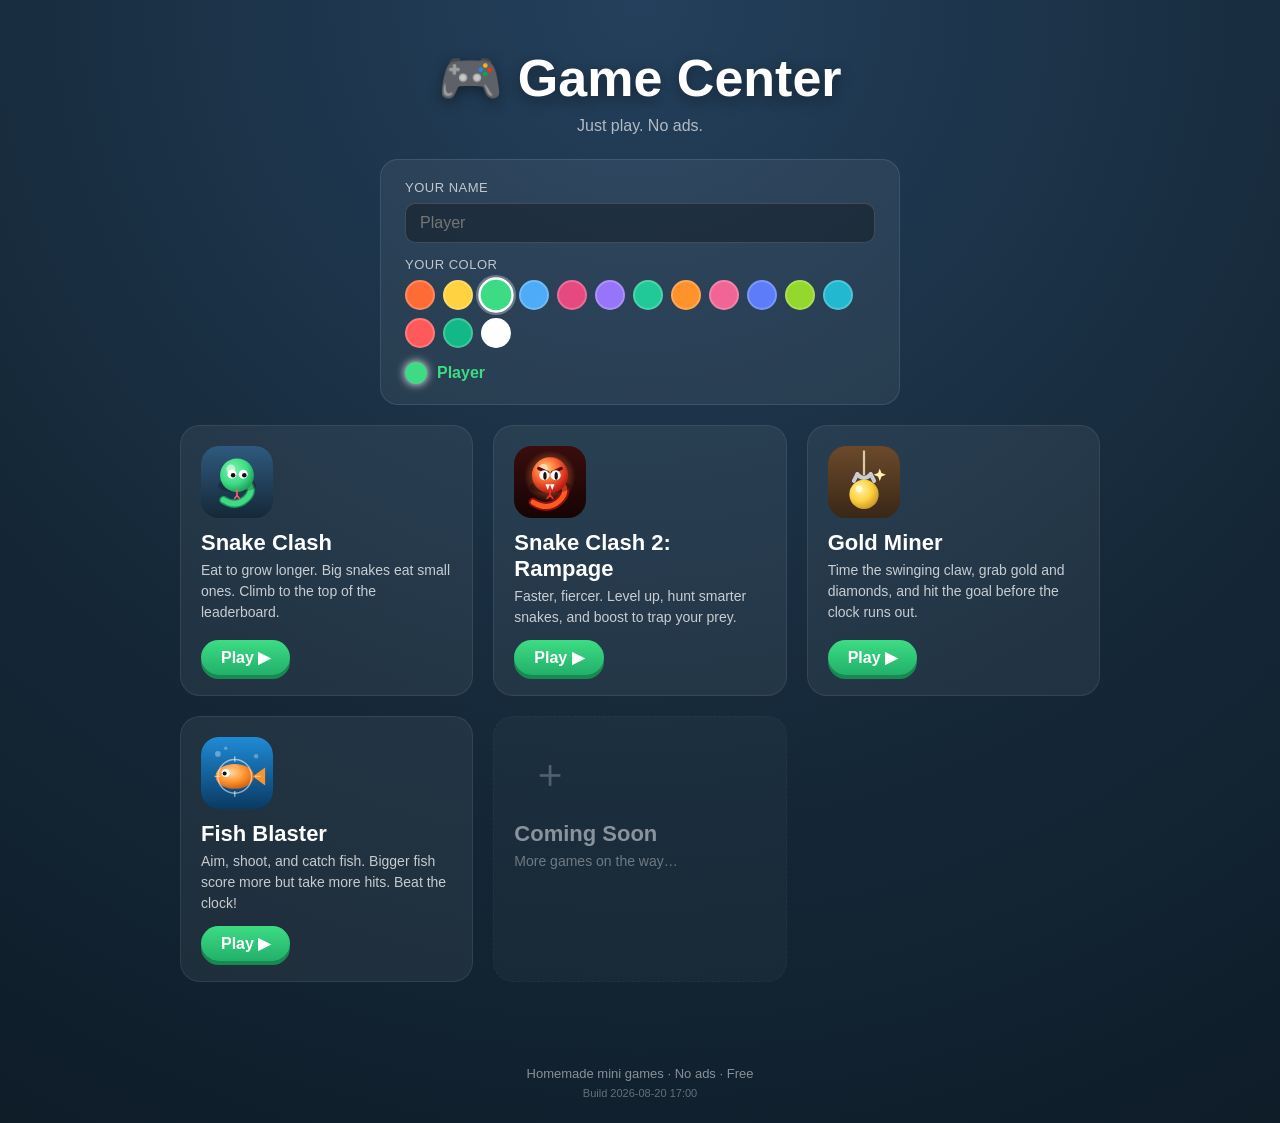
<file: index.html>
<!DOCTYPE html>
<html lang="en">
<head>
  <meta charset="UTF-8" />
  <meta name="viewport" content="width=device-width, initial-scale=1.0" />
  <title>Game Center</title>
  <link rel="icon" href="games/snake-clash/icon.svg" type="image/svg+xml" />
  <link rel="stylesheet" href="home.css" />
</head>
<body>
  <header class="site-header">
    <h1>🎮 Game Center</h1>
    <p>Just play. No ads.</p>
  </header>

  <!-- Player profile: name + color, saved in a cookie -->
  <section id="profile" class="profile">
    <div class="profile-row">
      <label for="player-name">Your name</label>
      <input id="player-name" type="text" maxlength="16" placeholder="Player" autocomplete="off" />
    </div>
    <div class="profile-row">
      <span class="profile-label">Your color</span>
      <div id="swatches" class="swatches"></div>
    </div>
    <div class="profile-preview">
      <span id="preview-dot" class="preview-dot"></span>
      <span id="preview-text">Player</span>
    </div>
  </section>

  <main>
    <!-- Game card list: to add a game later, just copy an <a class="card"> block -->
    <div id="game-grid" class="grid">

      <a class="card" href="games/snake-clash/index.html">
        <div class="card-icon">
          <img src="games/snake-clash/icon.svg" alt="Snake Clash icon" />
        </div>
        <div class="card-body">
          <h2>Snake Clash</h2>
          <p>Eat to grow longer. Big snakes eat small ones. Climb to the top of the leaderboard.</p>
        </div>
        <span class="card-play">Play ▶</span>
      </a>

      <a class="card" href="games/snake-clash-2/index.html">
        <div class="card-icon">
          <img src="games/snake-clash-2/icon.svg" alt="Snake Clash 2 icon" />
        </div>
        <div class="card-body">
          <h2>Snake Clash 2: Rampage</h2>
          <p>Faster, fiercer. Level up, hunt smarter snakes, and boost to trap your prey.</p>
        </div>
        <span class="card-play">Play ▶</span>
      </a>

      <a class="card" href="games/gold-miner/index.html">
        <div class="card-icon">
          <img src="games/gold-miner/icon.svg" alt="Gold Miner icon" />
        </div>
        <div class="card-body">
          <h2>Gold Miner</h2>
          <p>Time the swinging claw, grab gold and diamonds, and hit the goal before the clock runs out.</p>
        </div>
        <span class="card-play">Play ▶</span>
      </a>

      <a class="card" href="games/fishing/index.html">
        <div class="card-icon">
          <img src="games/fishing/icon.svg" alt="Fish Blaster icon" />
        </div>
        <div class="card-body">
          <h2>Fish Blaster</h2>
          <p>Aim, shoot, and catch fish. Bigger fish score more but take more hits. Beat the clock!</p>
        </div>
        <span class="card-play">Play ▶</span>
      </a>

      <!-- Placeholder: future games -->
      <div class="card card-placeholder">
        <div class="card-icon">＋</div>
        <div class="card-body">
          <h2>Coming Soon</h2>
          <p>More games on the way…</p>
        </div>
      </div>

    </div>
  </main>

  <footer class="site-footer">
    <p>Homemade mini games · No ads · Free</p>
    <p class="build-stamp">Build 2026-08-20 17:00</p>
  </footer>

  <script src="player.js"></script>
  <script src="home.js"></script>
</body>
</html>
</file>
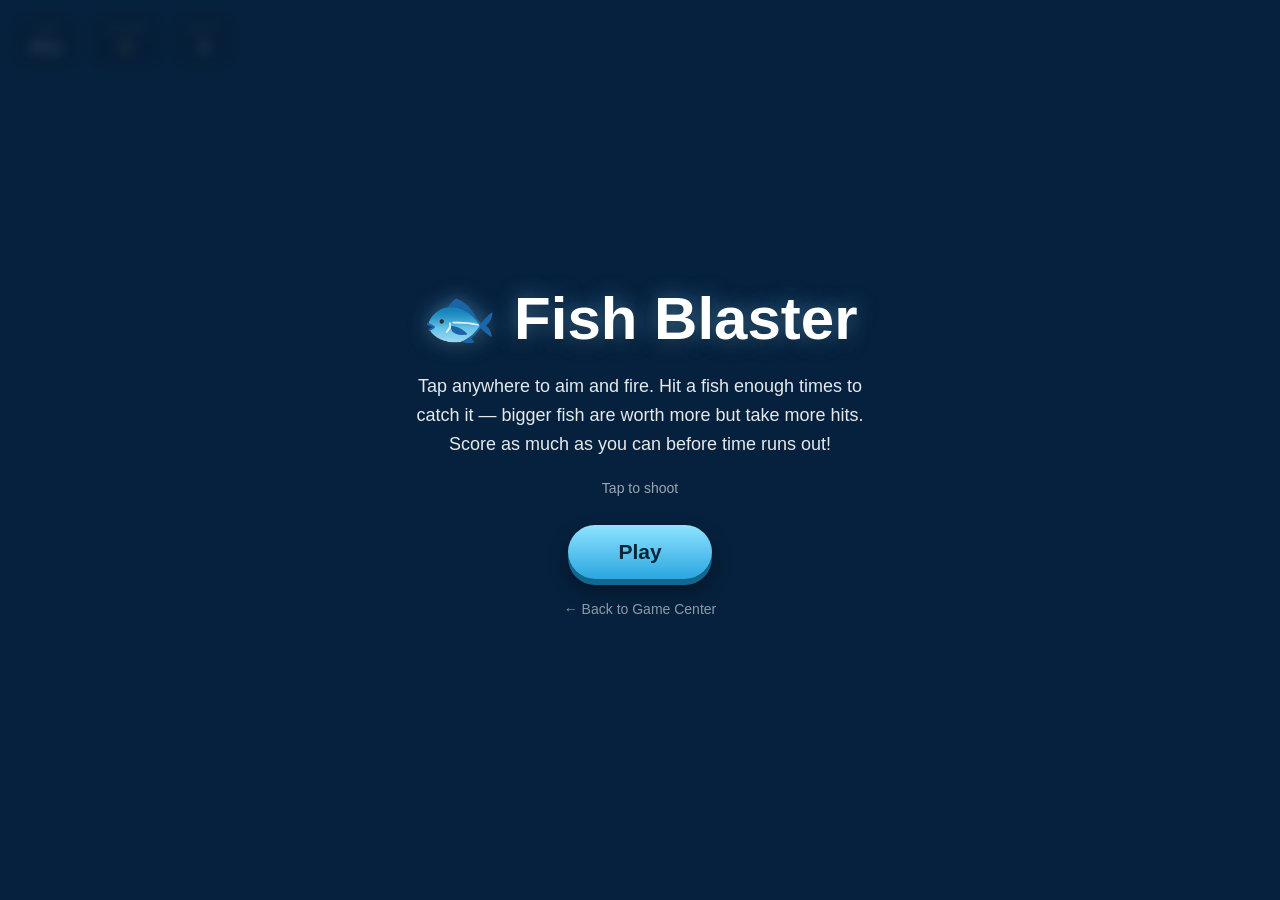
<file: games/fishing/index.html>
<!DOCTYPE html>
<html lang="en">
<head>
  <meta charset="UTF-8" />
  <meta name="viewport" content="width=device-width, initial-scale=1.0, maximum-scale=1.0, user-scalable=no, viewport-fit=cover" />
  <title>Fish Blaster</title>
  <link rel="icon" href="icon.svg" type="image/svg+xml" />
  <link rel="stylesheet" href="style.css" />
</head>
<body>
  <div id="game-wrap">
    <canvas id="game"></canvas>

    <!-- HUD -->
    <div id="hud">
      <div class="hud-item"><span class="hud-label">Time</span><span id="timer">60s</span></div>
      <div class="hud-item"><span class="hud-label">Score</span><span id="score">0</span></div>
      <div class="hud-item"><span class="hud-label">Best</span><span id="best">0</span></div>
    </div>

    <!-- Start screen -->
    <div id="start-screen" class="overlay">
      <h1>🐟 Fish Blaster</h1>
      <p>Tap anywhere to aim and fire. Hit a fish enough times to catch it — bigger fish are worth more but take more hits. Score as much as you can before time runs out!</p>
      <p class="hint">Tap to shoot</p>
      <button id="start-btn">Play</button>
      <a class="back-link" href="../../index.html">← Back to Game Center</a>
    </div>

    <!-- Game over screen -->
    <div id="over-screen" class="overlay hidden">
      <h1>Time's Up!</h1>
      <p>You scored <span id="final-score">0</span></p>
      <button id="restart-btn">Play Again</button>
      <a class="back-link" href="../../index.html">← Back to Game Center</a>
    </div>
  </div>

  <script src="../../player.js"></script>
  <script src="game.js"></script>
</body>
</html>
</file>
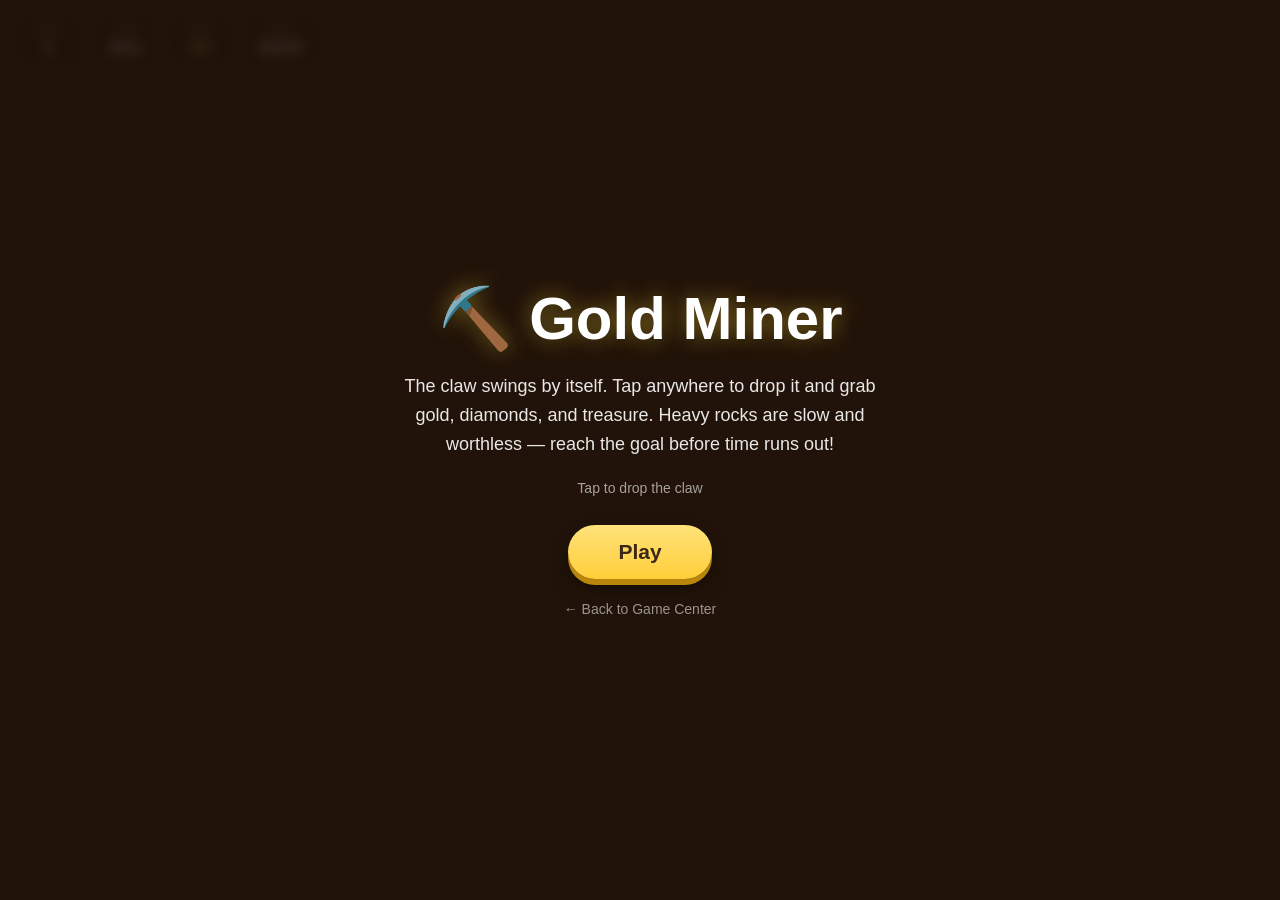
<file: games/gold-miner/index.html>
<!DOCTYPE html>
<html lang="en">
<head>
  <meta charset="UTF-8" />
  <meta name="viewport" content="width=device-width, initial-scale=1.0, maximum-scale=1.0, user-scalable=no, viewport-fit=cover" />
  <title>Gold Miner</title>
  <link rel="icon" href="icon.svg" type="image/svg+xml" />
  <link rel="stylesheet" href="style.css" />
</head>
<body>
  <div id="game-wrap">
    <canvas id="game"></canvas>

    <!-- HUD -->
    <div id="hud">
      <div class="hud-item"><span class="hud-label">Level</span><span id="level">1</span></div>
      <div class="hud-item"><span class="hud-label">Time</span><span id="timer">60s</span></div>
      <div class="hud-item"><span class="hud-label">Gold</span><span id="score">$0</span></div>
      <div class="hud-item"><span class="hud-label">Goal</span><span id="goal">$650</span></div>
    </div>

    <!-- Start screen -->
    <div id="start-screen" class="overlay">
      <h1>⛏️ Gold Miner</h1>
      <p>The claw swings by itself. Tap anywhere to drop it and grab gold, diamonds, and treasure. Heavy rocks are slow and worthless — reach the goal before time runs out!</p>
      <p class="hint">Tap to drop the claw</p>
      <button id="start-btn">Play</button>
      <a class="back-link" href="../../index.html">← Back to Game Center</a>
    </div>

    <!-- Level cleared screen -->
    <div id="win-screen" class="overlay hidden">
      <h1>Level Clear!</h1>
      <p>You collected <span id="win-score">$0</span></p>
      <button id="next-btn">Next Level</button>
      <a class="back-link" href="../../index.html">← Back to Game Center</a>
    </div>

    <!-- Game over screen -->
    <div id="over-screen" class="overlay hidden">
      <h1>Time's Up!</h1>
      <p>You reached Level <span id="final-level">1</span> with <span id="final-score">$0</span></p>
      <button id="restart-btn">Try Again</button>
      <a class="back-link" href="../../index.html">← Back to Game Center</a>
    </div>
  </div>

  <script src="../../player.js"></script>
  <script src="game.js"></script>
</body>
</html>
</file>
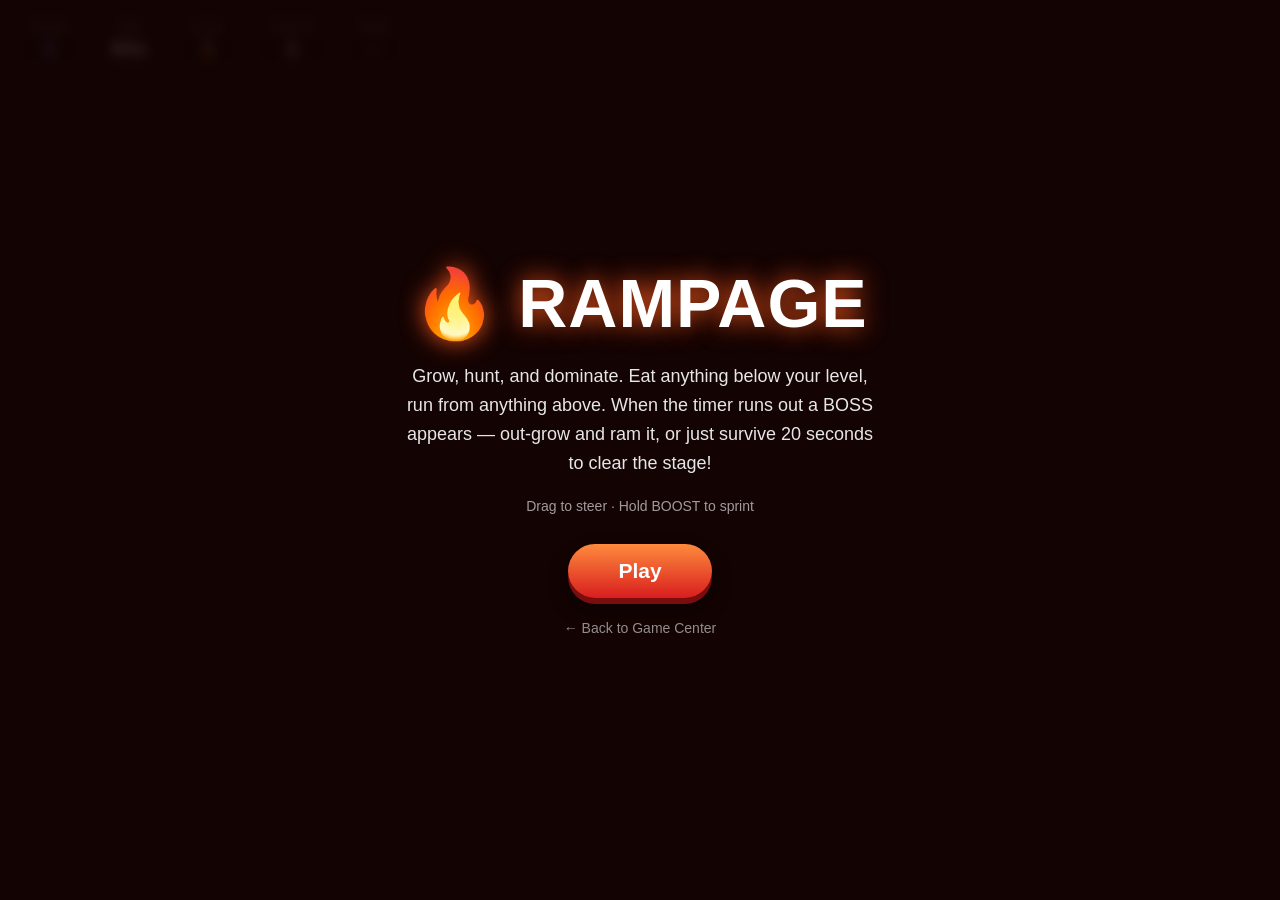
<file: games/snake-clash-2/index.html>
<!DOCTYPE html>
<html lang="en">
<head>
  <meta charset="UTF-8" />
  <meta name="viewport" content="width=device-width, initial-scale=1.0, maximum-scale=1.0, user-scalable=no, viewport-fit=cover" />
  <title>Snake Clash 2: Rampage</title>
  <link rel="icon" href="icon.svg" type="image/svg+xml" />
  <link rel="stylesheet" href="style.css" />
</head>
<body>
  <div id="game-wrap">
    <canvas id="game"></canvas>

    <!-- HUD -->
    <div id="hud">
      <div class="hud-item">
        <span class="hud-label">Stage</span>
        <span id="stage">1</span>
      </div>
      <div class="hud-item">
        <span class="hud-label">Time</span>
        <span id="timer">60s</span>
      </div>
      <div class="hud-item">
        <span class="hud-label">Level</span>
        <span id="level">1</span>
      </div>
      <div class="hud-item">
        <span class="hud-label">Length</span>
        <span id="score">1</span>
      </div>
      <div class="hud-item">
        <span class="hud-label">Rank</span>
        <span id="rank">-</span>
      </div>
    </div>

    <!-- Big center banner for phase changes -->
    <div id="banner"></div>

    <!-- Kill / combo feed -->
    <div id="killfeed"></div>

    <!-- Boost button (touch) -->
    <div id="boost-btn">BOOST</div>

    <!-- Start screen -->
    <div id="start-screen" class="overlay">
      <h1>🔥 RAMPAGE</h1>
      <p>Grow, hunt, and dominate. Eat anything below your level, run from anything above. When the timer runs out a BOSS appears — out-grow and ram it, or just survive 20 seconds to clear the stage!</p>
      <p class="hint">Drag to steer · Hold BOOST to sprint</p>
      <button id="start-btn">Play</button>
      <a class="back-link" href="../../index.html">← Back to Game Center</a>
    </div>

    <!-- Game over screen -->
    <div id="over-screen" class="overlay hidden">
      <h1>You Died</h1>
      <p>Reached <span id="final-level">Stage 1</span> · Length <span id="final-score">0</span></p>
      <p class="hint" id="kill-summary"></p>
      <button id="restart-btn">Play Again</button>
      <a class="back-link" href="../../index.html">← Back to Game Center</a>
    </div>
  </div>

  <script src="../../player.js"></script>
  <script src="game.js"></script>
</body>
</html>
</file>
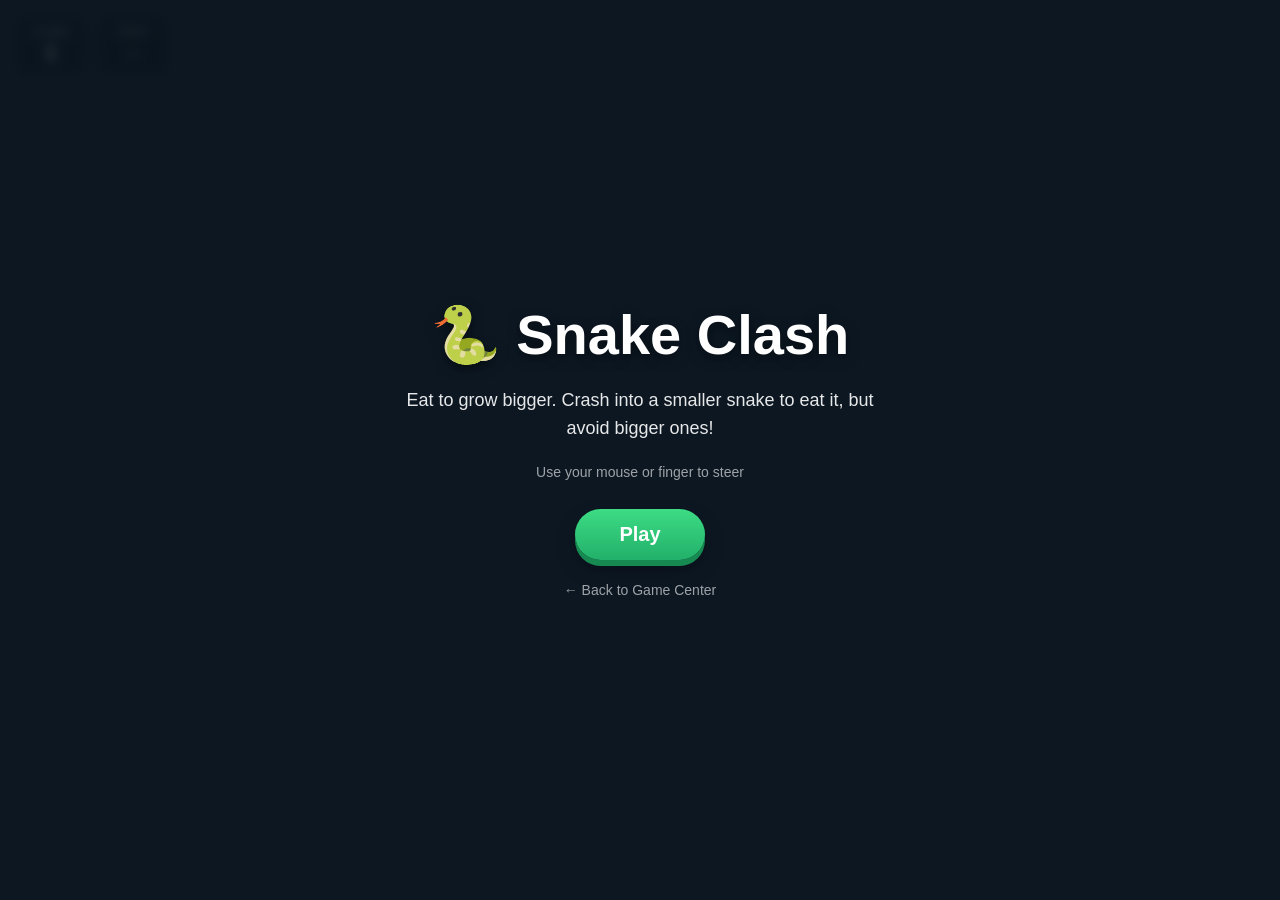
<file: games/snake-clash/index.html>
<!DOCTYPE html>
<html lang="en">
<head>
  <meta charset="UTF-8" />
  <meta name="viewport" content="width=device-width, initial-scale=1.0, maximum-scale=1.0, user-scalable=no, viewport-fit=cover" />
  <title>Snake Clash</title>
  <link rel="icon" href="icon.svg" type="image/svg+xml" />
  <link rel="stylesheet" href="style.css" />
</head>
<body>
  <div id="game-wrap">
    <canvas id="game"></canvas>

    <!-- HUD -->
    <div id="hud">
      <div class="hud-item">
        <span class="hud-label">Length</span>
        <span id="score">1</span>
      </div>
      <div class="hud-item">
        <span class="hud-label">Rank</span>
        <span id="rank">-</span>
      </div>
    </div>

    <!-- Start screen -->
    <div id="start-screen" class="overlay">
      <h1>🐍 Snake Clash</h1>
      <p>Eat to grow bigger. Crash into a smaller snake to eat it, but avoid bigger ones!</p>
      <p class="hint">Use your mouse or finger to steer</p>
      <button id="start-btn">Play</button>
      <a class="back-link" href="../../index.html">← Back to Game Center</a>
    </div>

    <!-- Game over screen -->
    <div id="over-screen" class="overlay hidden">
      <h1>Game Over</h1>
      <p>Your length: <span id="final-score">0</span></p>
      <button id="restart-btn">Play Again</button>
      <a class="back-link" href="../../index.html">← Back to Game Center</a>
    </div>
  </div>

  <script src="../../player.js"></script>
  <script src="game.js"></script>
</body>
</html>
</file>
<file: home.css>
* {
  margin: 0;
  padding: 0;
  box-sizing: border-box;
}

html, body {
  min-height: 100%;
  font-family: -apple-system, BlinkMacSystemFont, "Segoe UI", "PingFang SC", "Microsoft YaHei", sans-serif;
  background: radial-gradient(circle at 50% 0%, #24405c 0%, #152838 60%, #0e1c28 100%);
  color: #fff;
}

.site-header {
  text-align: center;
  padding: 48px 20px 24px;
}

.site-header h1 {
  font-size: clamp(30px, 7vw, 52px);
  text-shadow: 0 4px 14px rgba(0, 0, 0, 0.4);
}

.site-header p {
  margin-top: 8px;
  opacity: 0.65;
  font-size: 16px;
}

/* Player profile */
.profile {
  max-width: 520px;
  margin: 0 auto;
  padding: 20px 24px;
  background: rgba(255, 255, 255, 0.06);
  border: 1px solid rgba(255, 255, 255, 0.1);
  border-radius: 18px;
  display: flex;
  flex-direction: column;
  gap: 14px;
}

.profile-row {
  display: flex;
  flex-direction: column;
  gap: 8px;
}

.profile-row label,
.profile-label {
  font-size: 13px;
  opacity: 0.7;
  text-transform: uppercase;
  letter-spacing: 0.5px;
}

#player-name {
  padding: 10px 14px;
  font-size: 16px;
  color: #fff;
  background: rgba(0, 0, 0, 0.3);
  border: 1px solid rgba(255, 255, 255, 0.15);
  border-radius: 10px;
  outline: none;
}

#player-name:focus {
  border-color: rgba(255, 255, 255, 0.4);
}

.swatches {
  display: flex;
  flex-wrap: wrap;
  gap: 8px;
}

.swatch {
  width: 30px;
  height: 30px;
  border-radius: 50%;
  border: 2px solid rgba(255, 255, 255, 0.2);
  cursor: pointer;
  padding: 0;
  transition: transform 0.1s, border-color 0.1s;
}

.swatch:hover {
  transform: scale(1.12);
}

.swatch.active {
  border-color: #fff;
  transform: scale(1.18);
  box-shadow: 0 0 0 2px rgba(255, 255, 255, 0.3);
}

.profile-preview {
  display: flex;
  align-items: center;
  gap: 10px;
  font-size: 16px;
  font-weight: 700;
}

.preview-dot {
  width: 22px;
  height: 22px;
  border-radius: 50%;
  box-shadow: 0 0 10px currentColor;
}

main {
  max-width: 960px;
  margin: 0 auto;
  padding: 20px 20px 60px;
}

.grid {
  display: grid;
  grid-template-columns: repeat(auto-fill, minmax(240px, 1fr));
  gap: 20px;
}

/* 游戏卡片 */
.card {
  position: relative;
  display: flex;
  flex-direction: column;
  gap: 12px;
  padding: 20px;
  background: rgba(255, 255, 255, 0.06);
  border: 1px solid rgba(255, 255, 255, 0.08);
  border-radius: 20px;
  text-decoration: none;
  color: #fff;
  transition: transform 0.12s, box-shadow 0.12s, background 0.12s;
}

a.card:hover {
  transform: translateY(-4px);
  background: rgba(255, 255, 255, 0.1);
  box-shadow: 0 12px 30px rgba(0, 0, 0, 0.35);
}

.card-icon {
  width: 72px;
  height: 72px;
  border-radius: 18px;
  overflow: hidden;
  display: flex;
  align-items: center;
  justify-content: center;
  font-size: 40px;
  color: rgba(255, 255, 255, 0.5);
  background: rgba(0, 0, 0, 0.25);
}

.card-icon img {
  width: 100%;
  height: 100%;
  display: block;
}

.card-body h2 {
  font-size: 22px;
  margin-bottom: 4px;
}

.card-body p {
  font-size: 14px;
  line-height: 1.5;
  opacity: 0.75;
}

.card-play {
  margin-top: auto;
  align-self: flex-start;
  padding: 8px 20px;
  font-weight: 700;
  background: linear-gradient(180deg, #3ddc84, #22b06a);
  border-radius: 30px;
  box-shadow: 0 4px 0 #178a52;
}

/* 占位卡片 */
.card-placeholder {
  border-style: dashed;
  opacity: 0.5;
}

.card-placeholder .card-icon {
  background: transparent;
}

.site-footer {
  text-align: center;
  padding: 24px;
  opacity: 0.5;
  font-size: 13px;
}

.build-stamp {
  margin-top: 6px;
  font-size: 11px;
  opacity: 0.7;
  font-variant-numeric: tabular-nums;
}
</file>
<file: games/fishing/style.css>
* {
  margin: 0;
  padding: 0;
  box-sizing: border-box;
  -webkit-tap-highlight-color: transparent;
  user-select: none;
}

html, body {
  width: 100%;
  height: 100%;
  overflow: hidden;
  background: #0a3a63;
  font-family: -apple-system, BlinkMacSystemFont, "Segoe UI", "PingFang SC", "Microsoft YaHei", sans-serif;
}

#game-wrap {
  position: relative;
  width: 100vw;
  height: 100vh;
  height: 100dvh;
}

#game {
  display: block;
  width: 100%;
  height: 100%;
  touch-action: none;
}

#hud {
  position: absolute;
  top: calc(14px + env(safe-area-inset-top, 0px));
  left: calc(14px + env(safe-area-inset-left, 0px));
  display: flex;
  gap: 10px;
  pointer-events: none;
}

.hud-item {
  background: rgba(0, 0, 0, 0.35);
  backdrop-filter: blur(4px);
  border-radius: 14px;
  padding: 7px 15px;
  color: #fff;
  text-align: center;
  min-width: 62px;
  border: 1px solid rgba(120, 200, 255, 0.3);
}

.hud-label {
  display: block;
  font-size: 11px;
  opacity: 0.65;
  margin-bottom: 2px;
  text-transform: uppercase;
  letter-spacing: 0.5px;
}

.hud-item span:last-child { font-size: 20px; font-weight: 800; }
#score { color: #ffd23f; }
#timer.urgent { color: #ff6b6b; animation: pulse 0.6s ease-in-out infinite; }
@keyframes pulse { 0%,100% { transform: scale(1); } 50% { transform: scale(1.16); } }

.overlay {
  position: absolute;
  inset: 0;
  display: flex;
  flex-direction: column;
  align-items: center;
  justify-content: center;
  gap: 18px;
  padding: 24px;
  text-align: center;
  color: #fff;
  background: rgba(6, 30, 55, 0.86);
  backdrop-filter: blur(6px);
  z-index: 10;
}

.overlay.hidden { display: none; }

.overlay h1 {
  font-size: clamp(34px, 9vw, 60px);
  font-weight: 900;
  text-shadow: 0 0 20px rgba(120, 200, 255, 0.5), 0 4px 12px rgba(0, 0, 0, 0.6);
}

.overlay p {
  font-size: clamp(15px, 3.5vw, 18px);
  max-width: 480px;
  line-height: 1.6;
  opacity: 0.9;
}

.overlay .hint { opacity: 0.6; font-size: 14px; }

.overlay button {
  margin-top: 8px;
  padding: 15px 50px;
  font-size: 21px;
  font-weight: 800;
  color: #06263a;
  background: linear-gradient(180deg, #8fe3ff, #2aa6e0);
  border: none;
  border-radius: 40px;
  cursor: pointer;
  box-shadow: 0 6px 0 #14688f, 0 10px 20px rgba(0, 0, 0, 0.4);
  transition: transform 0.08s, box-shadow 0.08s;
}

.overlay button:active {
  transform: translateY(4px);
  box-shadow: 0 2px 0 #14688f, 0 4px 10px rgba(0, 0, 0, 0.4);
}

.back-link {
  color: rgba(255, 255, 255, 0.55);
  text-decoration: none;
  font-size: 14px;
  margin-top: 4px;
}

.back-link:hover { color: #fff; }
</file>
<file: games/gold-miner/style.css>
* {
  margin: 0;
  padding: 0;
  box-sizing: border-box;
  -webkit-tap-highlight-color: transparent;
  user-select: none;
}

html, body {
  width: 100%;
  height: 100%;
  overflow: hidden;
  background: #3a2716;
  font-family: -apple-system, BlinkMacSystemFont, "Segoe UI", "PingFang SC", "Microsoft YaHei", sans-serif;
}

#game-wrap {
  position: relative;
  width: 100vw;
  height: 100vh;
  height: 100dvh;
}

#game {
  display: block;
  width: 100%;
  height: 100%;
  touch-action: none;
}

#hud {
  position: absolute;
  top: calc(14px + env(safe-area-inset-top, 0px));
  left: calc(14px + env(safe-area-inset-left, 0px));
  display: flex;
  gap: 10px;
  flex-wrap: wrap;
  pointer-events: none;
}

.hud-item {
  background: rgba(0, 0, 0, 0.4);
  backdrop-filter: blur(4px);
  border-radius: 14px;
  padding: 7px 15px;
  color: #fff;
  text-align: center;
  min-width: 62px;
  border: 1px solid rgba(255, 210, 63, 0.25);
}

.hud-label {
  display: block;
  font-size: 11px;
  opacity: 0.65;
  margin-bottom: 2px;
  text-transform: uppercase;
  letter-spacing: 0.5px;
}

.hud-item span:last-child {
  font-size: 20px;
  font-weight: 800;
}

#score { color: #ffd23f; }
#timer.urgent { color: #ff4d4d; animation: pulse 0.6s ease-in-out infinite; }
@keyframes pulse { 0%,100% { transform: scale(1); } 50% { transform: scale(1.16); } }

.overlay {
  position: absolute;
  inset: 0;
  display: flex;
  flex-direction: column;
  align-items: center;
  justify-content: center;
  gap: 18px;
  padding: 24px;
  text-align: center;
  color: #fff;
  background: rgba(30, 18, 8, 0.88);
  backdrop-filter: blur(6px);
  z-index: 10;
}

.overlay.hidden { display: none; }

.overlay h1 {
  font-size: clamp(34px, 9vw, 60px);
  font-weight: 900;
  text-shadow: 0 0 20px rgba(255, 210, 63, 0.5), 0 4px 12px rgba(0, 0, 0, 0.6);
}

.overlay p {
  font-size: clamp(15px, 3.5vw, 18px);
  max-width: 480px;
  line-height: 1.6;
  opacity: 0.9;
}

.overlay .hint { opacity: 0.6; font-size: 14px; }

.overlay button {
  margin-top: 8px;
  padding: 15px 50px;
  font-size: 21px;
  font-weight: 800;
  color: #3a2716;
  background: linear-gradient(180deg, #ffe27a, #ffce3a);
  border: none;
  border-radius: 40px;
  cursor: pointer;
  box-shadow: 0 6px 0 #b8860b, 0 10px 20px rgba(0, 0, 0, 0.4);
  transition: transform 0.08s, box-shadow 0.08s;
}

.overlay button:active {
  transform: translateY(4px);
  box-shadow: 0 2px 0 #b8860b, 0 4px 10px rgba(0, 0, 0, 0.4);
}

.back-link {
  color: rgba(255, 255, 255, 0.55);
  text-decoration: none;
  font-size: 14px;
  margin-top: 4px;
}

.back-link:hover { color: #fff; }
</file>
<file: games/snake-clash-2/style.css>
* {
  margin: 0;
  padding: 0;
  box-sizing: border-box;
  -webkit-tap-highlight-color: transparent;
  user-select: none;
}

html, body {
  width: 100%;
  height: 100%;
  overflow: hidden;
  background: #140404;
  font-family: -apple-system, BlinkMacSystemFont, "Segoe UI", "PingFang SC", "Microsoft YaHei", sans-serif;
}

#game-wrap {
  position: relative;
  width: 100vw;
  height: 100vh;
  height: 100dvh;
}

#game {
  display: block;
  width: 100%;
  height: 100%;
  touch-action: none;
}

/* HUD */
#hud {
  position: absolute;
  top: calc(14px + env(safe-area-inset-top, 0px));
  left: calc(14px + env(safe-area-inset-left, 0px));
  display: flex;
  gap: 10px;
  pointer-events: none;
}

.hud-item {
  background: rgba(0, 0, 0, 0.4);
  backdrop-filter: blur(4px);
  border-radius: 14px;
  padding: 7px 15px;
  color: #fff;
  text-align: center;
  min-width: 62px;
  border: 1px solid rgba(255, 120, 60, 0.25);
}

.hud-label {
  display: block;
  font-size: 11px;
  opacity: 0.65;
  margin-bottom: 2px;
  text-transform: uppercase;
  letter-spacing: 0.5px;
}

.hud-item span:last-child {
  font-size: 22px;
  font-weight: 800;
}

#level {
  color: #ffb03a;
}

#stage {
  color: #4dabf7;
}

#timer.urgent {
  color: #ff4d4d;
  animation: pulse 0.6s ease-in-out infinite;
}

@keyframes pulse {
  0%, 100% { transform: scale(1); }
  50% { transform: scale(1.18); }
}

/* Big center banner */
#banner {
  position: absolute;
  top: 40%;
  left: 50%;
  transform: translate(-50%, -50%);
  font-size: clamp(30px, 8vw, 64px);
  font-weight: 900;
  color: #fff;
  text-align: center;
  text-shadow: 0 0 24px #ff5a1f, 0 4px 12px rgba(0, 0, 0, 0.7);
  pointer-events: none;
  z-index: 7;
  opacity: 0;
  transition: opacity 0.2s;
  white-space: nowrap;
}

#banner.show {
  opacity: 1;
  animation: bannerpop 0.4s ease-out;
}

@keyframes bannerpop {
  0% { transform: translate(-50%, -50%) scale(0.5); }
  60% { transform: translate(-50%, -50%) scale(1.1); }
  100% { transform: translate(-50%, -50%) scale(1); }
}

/* Kill feed */
#killfeed {
  position: absolute;
  top: calc(90px + env(safe-area-inset-top, 0px));
  left: 50%;
  transform: translateX(-50%);
  display: flex;
  flex-direction: column;
  align-items: center;
  gap: 6px;
  pointer-events: none;
  z-index: 5;
}

.kill-msg {
  font-size: clamp(20px, 5vw, 34px);
  font-weight: 900;
  color: #fff;
  text-shadow: 0 0 12px #ff5a1f, 0 3px 6px rgba(0, 0, 0, 0.6);
  animation: killpop 1s ease-out forwards;
  white-space: nowrap;
}

@keyframes killpop {
  0% { transform: scale(0.4); opacity: 0; }
  20% { transform: scale(1.15); opacity: 1; }
  70% { transform: scale(1); opacity: 1; }
  100% { transform: scale(1) translateY(-20px); opacity: 0; }
}

/* Boost button */
#boost-btn {
  position: absolute;
  right: calc(28px + env(safe-area-inset-right, 0px));
  bottom: calc(38px + env(safe-area-inset-bottom, 0px));
  width: 96px;
  height: 96px;
  border-radius: 50%;
  display: none;
  align-items: center;
  justify-content: center;
  font-weight: 900;
  font-size: 15px;
  letter-spacing: 1px;
  color: #fff;
  background: radial-gradient(circle at 40% 35%, #ff8a3d, #d81e1e);
  box-shadow: 0 6px 0 #7a0d0d, 0 8px 20px rgba(0, 0, 0, 0.5), inset 0 0 18px rgba(255, 220, 150, 0.4);
  z-index: 6;
  touch-action: none;
}

#boost-btn.active {
  transform: translateY(4px) scale(0.96);
  box-shadow: 0 2px 0 #7a0d0d, 0 4px 12px rgba(0, 0, 0, 0.5), inset 0 0 26px rgba(255, 230, 170, 0.7);
}

#boost-btn.cooldown {
  filter: grayscale(0.7) brightness(0.6);
}

/* show boost button once game starts (JS toggles body.playing) */
body.playing.touch #boost-btn {
  display: flex;
}

/* Overlays */
.overlay {
  position: absolute;
  inset: 0;
  display: flex;
  flex-direction: column;
  align-items: center;
  justify-content: center;
  gap: 18px;
  padding: 24px;
  text-align: center;
  color: #fff;
  background: rgba(20, 4, 4, 0.86);
  backdrop-filter: blur(6px);
  z-index: 10;
}

.overlay.hidden {
  display: none;
}

.overlay h1 {
  font-size: clamp(38px, 10vw, 68px);
  font-weight: 900;
  text-shadow: 0 0 24px #ff5a1f, 0 4px 12px rgba(0, 0, 0, 0.6);
  letter-spacing: 1px;
}

.overlay p {
  font-size: clamp(15px, 3.5vw, 18px);
  max-width: 480px;
  line-height: 1.6;
  opacity: 0.9;
}

.overlay .hint {
  opacity: 0.6;
  font-size: 14px;
}

.overlay button {
  margin-top: 8px;
  padding: 15px 50px;
  font-size: 21px;
  font-weight: 800;
  color: #fff;
  background: linear-gradient(180deg, #ff8a3d, #d81e1e);
  border: none;
  border-radius: 40px;
  cursor: pointer;
  box-shadow: 0 6px 0 #7a0d0d, 0 10px 20px rgba(0, 0, 0, 0.4);
  transition: transform 0.08s, box-shadow 0.08s;
}

.overlay button:active {
  transform: translateY(4px);
  box-shadow: 0 2px 0 #7a0d0d, 0 4px 10px rgba(0, 0, 0, 0.4);
}

.back-link {
  color: rgba(255, 255, 255, 0.55);
  text-decoration: none;
  font-size: 14px;
  margin-top: 4px;
}

.back-link:hover {
  color: #fff;
}
</file>
<file: games/snake-clash/style.css>
* {
  margin: 0;
  padding: 0;
  box-sizing: border-box;
  -webkit-tap-highlight-color: transparent;
  user-select: none;
}

html, body {
  width: 100%;
  height: 100%;
  overflow: hidden;
  background: #1a2a3a;
  font-family: -apple-system, BlinkMacSystemFont, "Segoe UI", "PingFang SC", "Microsoft YaHei", sans-serif;
}

#game-wrap {
  position: relative;
  width: 100vw;
  height: 100vh;
  height: 100dvh; /* dynamic viewport height: avoids Safari toolbar gap on iPad/iPhone */
}

#game {
  display: block;
  width: 100%;
  height: 100%;
  touch-action: none;
}

/* HUD */
#hud {
  position: absolute;
  top: calc(16px + env(safe-area-inset-top, 0px));
  left: calc(16px + env(safe-area-inset-left, 0px));
  display: flex;
  gap: 12px;
  pointer-events: none;
}

.hud-item {
  background: rgba(0, 0, 0, 0.35);
  backdrop-filter: blur(4px);
  border-radius: 14px;
  padding: 8px 16px;
  color: #fff;
  text-align: center;
  min-width: 70px;
}

.hud-label {
  display: block;
  font-size: 12px;
  opacity: 0.7;
  margin-bottom: 2px;
}

.hud-item span:last-child {
  font-size: 22px;
  font-weight: 700;
}

/* 叠加界面 */
.overlay {
  position: absolute;
  inset: 0;
  display: flex;
  flex-direction: column;
  align-items: center;
  justify-content: center;
  gap: 18px;
  padding: 24px;
  text-align: center;
  color: #fff;
  background: rgba(10, 20, 30, 0.82);
  backdrop-filter: blur(6px);
  z-index: 10;
}

.overlay.hidden {
  display: none;
}

.overlay h1 {
  font-size: clamp(32px, 8vw, 56px);
  text-shadow: 0 4px 12px rgba(0, 0, 0, 0.5);
}

.overlay p {
  font-size: clamp(15px, 3.5vw, 18px);
  max-width: 480px;
  line-height: 1.6;
  opacity: 0.9;
}

.overlay .hint {
  opacity: 0.6;
  font-size: 14px;
}

.overlay button {
  margin-top: 8px;
  padding: 14px 44px;
  font-size: 20px;
  font-weight: 700;
  color: #fff;
  background: linear-gradient(180deg, #3ddc84, #22b06a);
  border: none;
  border-radius: 40px;
  cursor: pointer;
  box-shadow: 0 6px 0 #178a52, 0 10px 20px rgba(0, 0, 0, 0.3);
  transition: transform 0.08s, box-shadow 0.08s;
}

.overlay button:active {
  transform: translateY(4px);
  box-shadow: 0 2px 0 #178a52, 0 4px 10px rgba(0, 0, 0, 0.3);
}

.back-link {
  color: rgba(255, 255, 255, 0.6);
  text-decoration: none;
  font-size: 14px;
  margin-top: 4px;
}

.back-link:hover {
  color: #fff;
}
</file>
